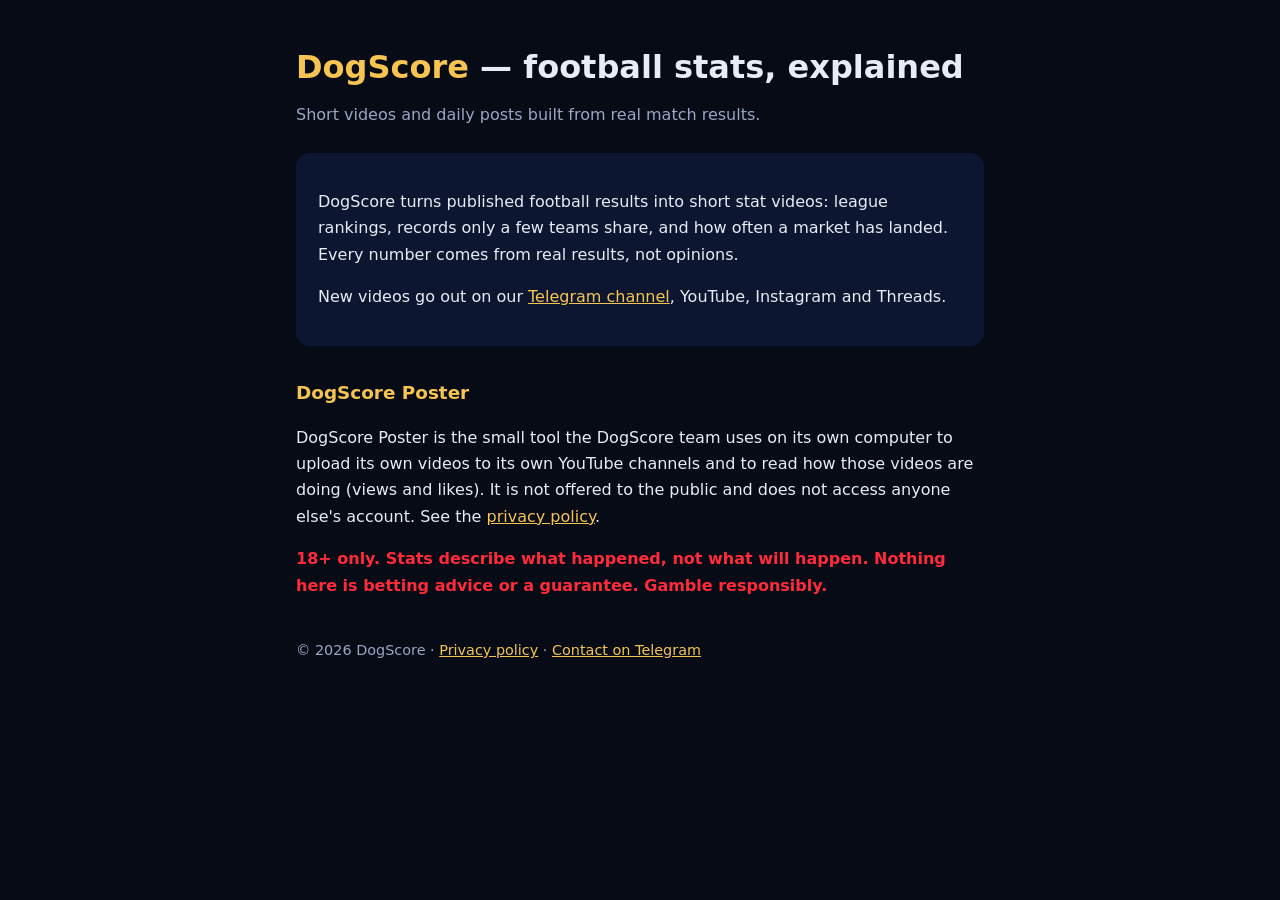
<file: index.html>
<!doctype html>
<html lang="en"><head><meta charset="utf-8"><meta name="viewport" content="width=device-width,initial-scale=1">
<title>DogScore</title><meta name="description" content="DogScore: football stats and betting lessons made from real match results.">
<link rel="stylesheet" href="style.css"></head>
<body><main>
<h1><b>DogScore</b> — football stats, explained</h1>
<p class="muted">Short videos and daily posts built from real match results.</p>
<div class="card">
<p>DogScore turns published football results into short stat videos: league rankings, records only a few teams share, and how often a market has landed. Every number comes from real results, not opinions.</p>
<p>New videos go out on our <a href="https://t.me/dogscoreai">Telegram channel</a>, YouTube, Instagram and Threads.</p>
</div>
<h2>DogScore Poster</h2>
<p>DogScore Poster is the small tool the DogScore team uses on its own computer to upload its own videos to its own YouTube channels and to read how those videos are doing (views and likes). It is not offered to the public and does not access anyone else's account. See the <a href="privacy.html">privacy policy</a>.</p>
<p class="age">18+ only. Stats describe what happened, not what will happen. Nothing here is betting advice or a guarantee. Gamble responsibly.</p>
<footer>© 2026 DogScore · <a href="privacy.html">Privacy policy</a> · <a href="https://t.me/dogscoreai">Contact on Telegram</a></footer>
</main></body></html>
</file>
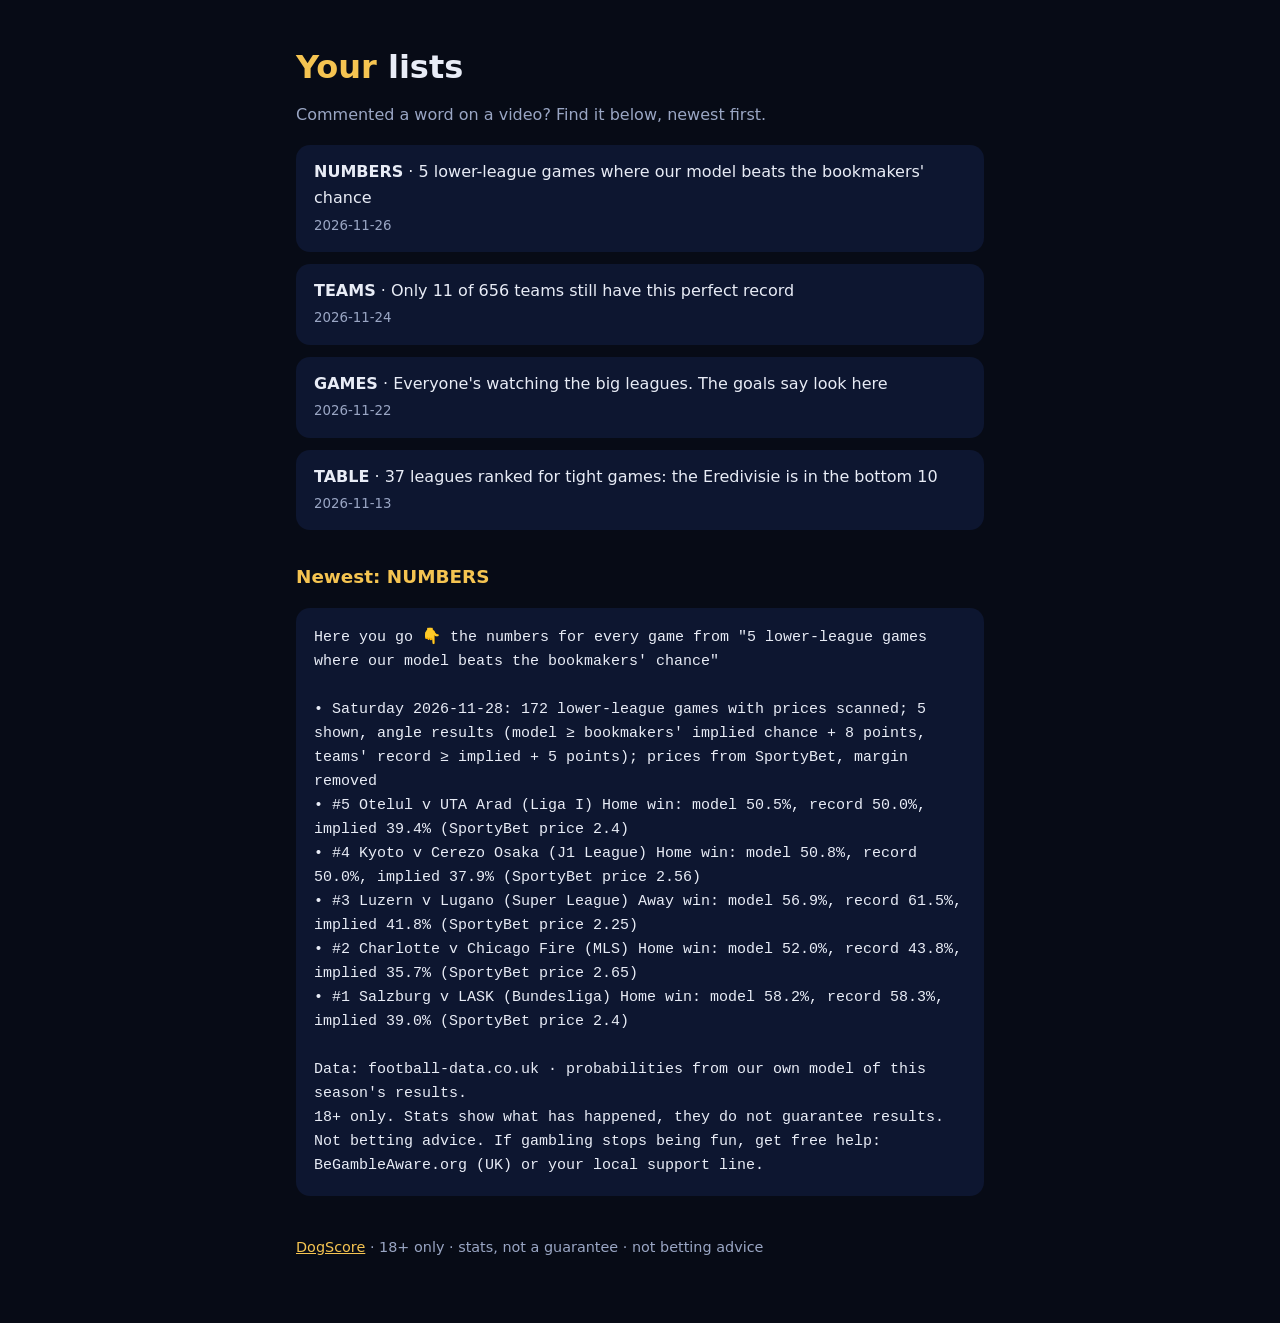
<file: lists/index.html>
<!doctype html>
<html lang="en"><head><meta charset="utf-8"><meta name="viewport" content="width=device-width,initial-scale=1">
<title>DogScore lists</title><link rel="stylesheet" href="../style.css">
<style>pre{white-space:pre-wrap;font:15px/1.6 ui-monospace,Menlo,monospace;background:var(--card);padding:18px;border-radius:14px}
.item{display:block;background:var(--card);border-radius:14px;padding:14px 18px;margin:12px 0;text-decoration:none;color:var(--text)}.item small{color:var(--muted)}</style></head>
<body><main><h1><b>Your</b> lists</h1><p class="muted">Commented a word on a video? Find it below, newest first.</p><a class="item" href="46f625d0-1074-4dcc-a4b0-27456b4d69cf.html"><b>NUMBERS</b> · 5 lower-league games where our model beats the bookmakers' chance<br><small>2026-11-26</small></a><a class="item" href="a42c0a8f-a7d8-48b3-8abe-74a89be9c927.html"><b>TEAMS</b> · Only 11 of 656 teams still have this perfect record<br><small>2026-11-24</small></a><a class="item" href="e5031dbe-af66-4428-9d58-ca70b0117be8.html"><b>GAMES</b> · Everyone's watching the big leagues. The goals say look here<br><small>2026-11-22</small></a><a class="item" href="cta-test-map.html"><b>TABLE</b> · 37 leagues ranked for tight games: the Eredivisie is in the bottom 10<br><small>2026-11-13</small></a><h2>Newest: NUMBERS</h2><pre>Here you go 👇 the numbers for every game from "5 lower-league games where our model beats the bookmakers' chance"

• Saturday 2026-11-28: 172 lower-league games with prices scanned; 5 shown, angle results (model ≥ bookmakers' implied chance + 8 points, teams' record ≥ implied + 5 points); prices from SportyBet, margin removed
• #5 Otelul v UTA Arad (Liga I) Home win: model 50.5%, record 50.0%, implied 39.4% (SportyBet price 2.4)
• #4 Kyoto v Cerezo Osaka (J1 League) Home win: model 50.8%, record 50.0%, implied 37.9% (SportyBet price 2.56)
• #3 Luzern v Lugano (Super League) Away win: model 56.9%, record 61.5%, implied 41.8% (SportyBet price 2.25)
• #2 Charlotte v Chicago Fire (MLS) Home win: model 52.0%, record 43.8%, implied 35.7% (SportyBet price 2.65)
• #1 Salzburg v LASK (Bundesliga) Home win: model 58.2%, record 58.3%, implied 39.0% (SportyBet price 2.4)

Data: football-data.co.uk · probabilities from our own model of this season's results.
18+ only. Stats show what has happened, they do not guarantee results. Not betting advice. If gambling stops being fun, get free help: BeGambleAware.org (UK) or your local support line.</pre><footer><a href="../index.html">DogScore</a> · 18+ only · stats, not a guarantee · not betting advice</footer></main></body></html>
</file>
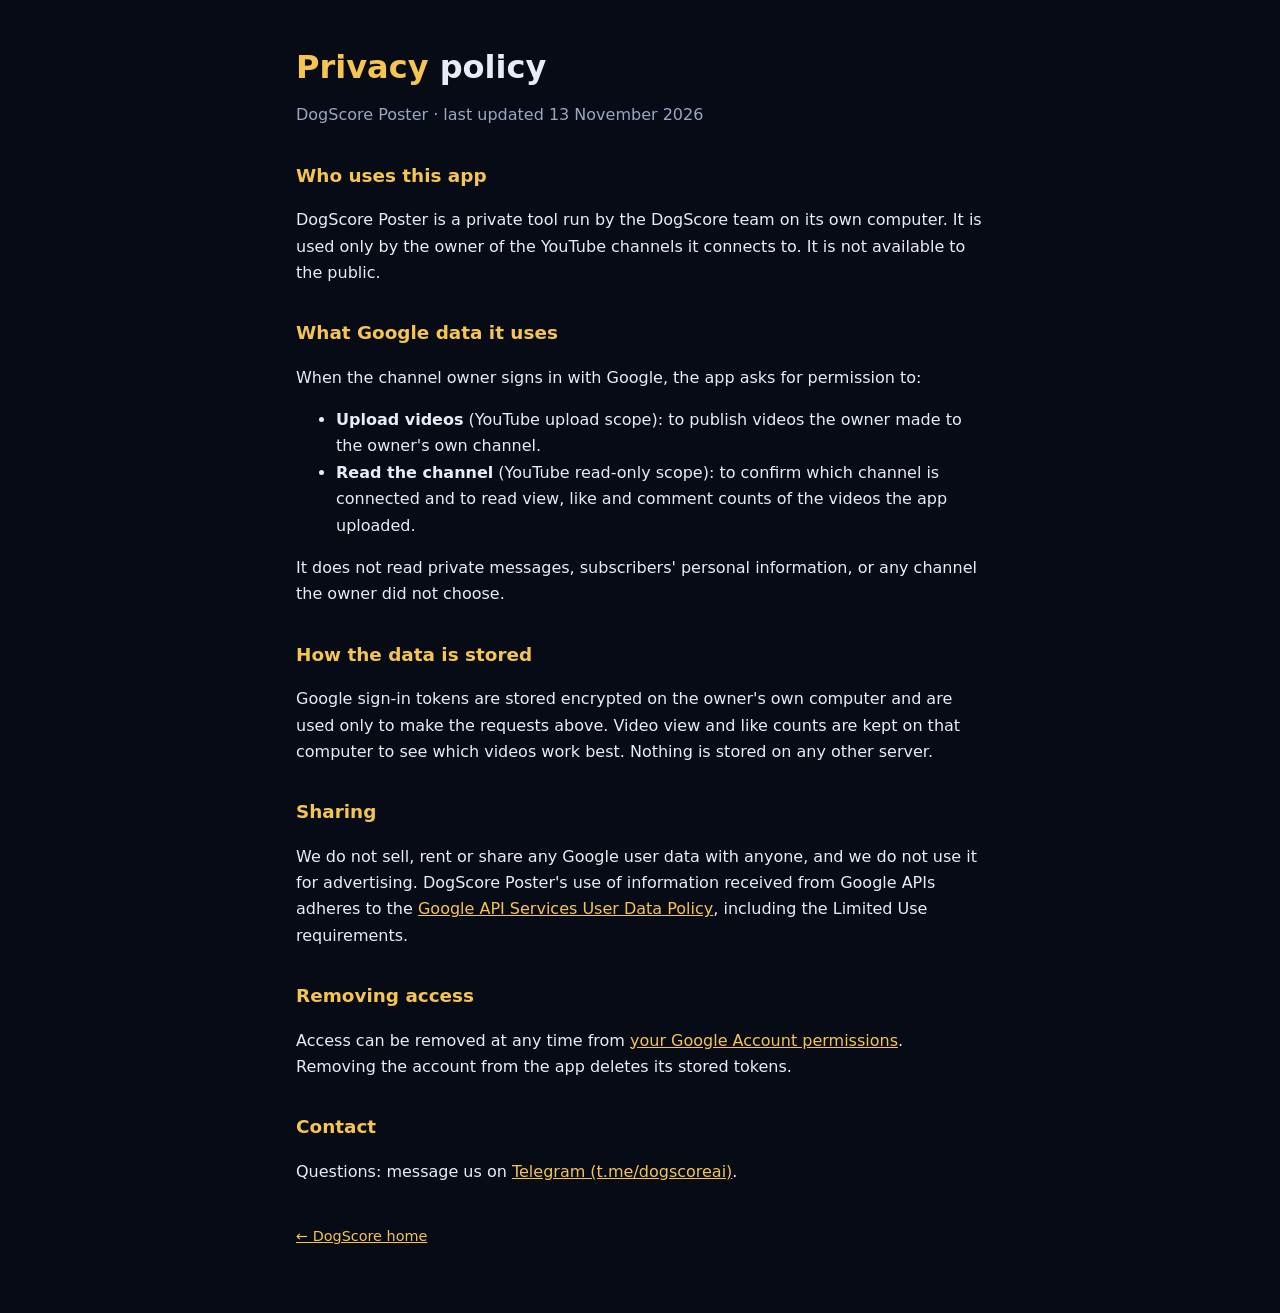
<file: privacy.html>
<!doctype html>
<html lang="en"><head><meta charset="utf-8"><meta name="viewport" content="width=device-width,initial-scale=1">
<title>Privacy Policy</title><meta name="description" content="Privacy policy for DogScore Poster.">
<link rel="stylesheet" href="style.css"></head>
<body><main>
<h1><b>Privacy</b> policy</h1>
<p class="muted">DogScore Poster · last updated 13 November 2026</p>

<h2>Who uses this app</h2>
<p>DogScore Poster is a private tool run by the DogScore team on its own computer. It is used only by the owner of the YouTube channels it connects to. It is not available to the public.</p>

<h2>What Google data it uses</h2>
<p>When the channel owner signs in with Google, the app asks for permission to:</p>
<ul>
<li><b>Upload videos</b> (YouTube upload scope): to publish videos the owner made to the owner's own channel.</li>
<li><b>Read the channel</b> (YouTube read-only scope): to confirm which channel is connected and to read view, like and comment counts of the videos the app uploaded.</li>
</ul>
<p>It does not read private messages, subscribers' personal information, or any channel the owner did not choose.</p>

<h2>How the data is stored</h2>
<p>Google sign-in tokens are stored encrypted on the owner's own computer and are used only to make the requests above. Video view and like counts are kept on that computer to see which videos work best. Nothing is stored on any other server.</p>

<h2>Sharing</h2>
<p>We do not sell, rent or share any Google user data with anyone, and we do not use it for advertising. DogScore Poster's use of information received from Google APIs adheres to the <a href="https://developers.google.com/terms/api-services-user-data-policy">Google API Services User Data Policy</a>, including the Limited Use requirements.</p>

<h2>Removing access</h2>
<p>Access can be removed at any time from <a href="https://myaccount.google.com/permissions">your Google Account permissions</a>. Removing the account from the app deletes its stored tokens.</p>

<h2>Contact</h2>
<p>Questions: message us on <a href="https://t.me/dogscoreai">Telegram (t.me/dogscoreai)</a>.</p>

<footer><a href="index.html">← DogScore home</a></footer>
</main></body></html>
</file>
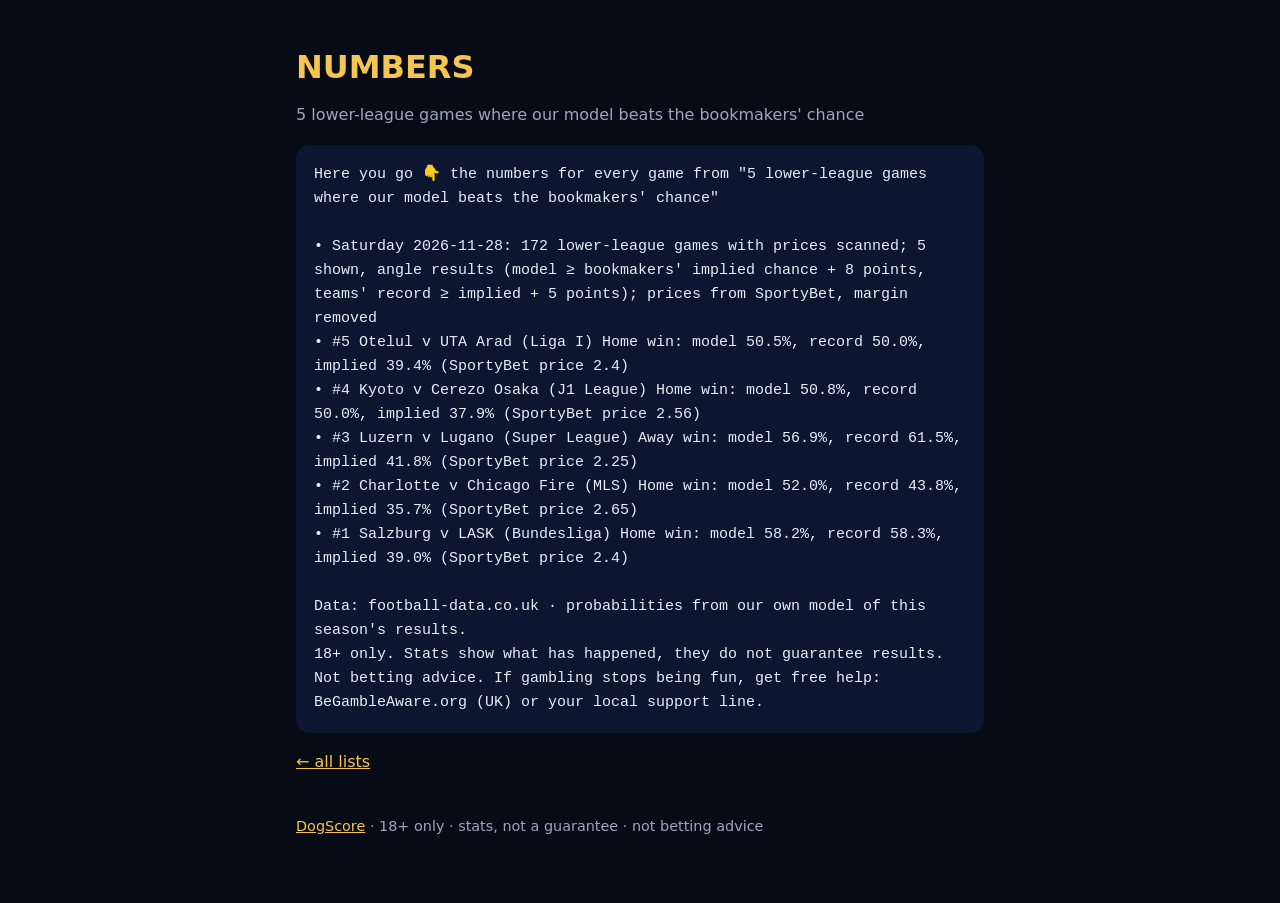
<file: lists/46f625d0-1074-4dcc-a4b0-27456b4d69cf.html>
<!doctype html>
<html lang="en"><head><meta charset="utf-8"><meta name="viewport" content="width=device-width,initial-scale=1">
<title>5 lower-league games where our model beats the bookmakers' chance</title><link rel="stylesheet" href="../style.css">
<style>pre{white-space:pre-wrap;font:15px/1.6 ui-monospace,Menlo,monospace;background:var(--card);padding:18px;border-radius:14px}
.item{display:block;background:var(--card);border-radius:14px;padding:14px 18px;margin:12px 0;text-decoration:none;color:var(--text)}.item small{color:var(--muted)}</style></head>
<body><main><h1><b>NUMBERS</b></h1><p class="muted">5 lower-league games where our model beats the bookmakers' chance</p><pre>Here you go 👇 the numbers for every game from "5 lower-league games where our model beats the bookmakers' chance"

• Saturday 2026-11-28: 172 lower-league games with prices scanned; 5 shown, angle results (model ≥ bookmakers' implied chance + 8 points, teams' record ≥ implied + 5 points); prices from SportyBet, margin removed
• #5 Otelul v UTA Arad (Liga I) Home win: model 50.5%, record 50.0%, implied 39.4% (SportyBet price 2.4)
• #4 Kyoto v Cerezo Osaka (J1 League) Home win: model 50.8%, record 50.0%, implied 37.9% (SportyBet price 2.56)
• #3 Luzern v Lugano (Super League) Away win: model 56.9%, record 61.5%, implied 41.8% (SportyBet price 2.25)
• #2 Charlotte v Chicago Fire (MLS) Home win: model 52.0%, record 43.8%, implied 35.7% (SportyBet price 2.65)
• #1 Salzburg v LASK (Bundesliga) Home win: model 58.2%, record 58.3%, implied 39.0% (SportyBet price 2.4)

Data: football-data.co.uk · probabilities from our own model of this season's results.
18+ only. Stats show what has happened, they do not guarantee results. Not betting advice. If gambling stops being fun, get free help: BeGambleAware.org (UK) or your local support line.</pre><p><a href="index.html">← all lists</a></p><footer><a href="../index.html">DogScore</a> · 18+ only · stats, not a guarantee · not betting advice</footer></main></body></html>
</file>
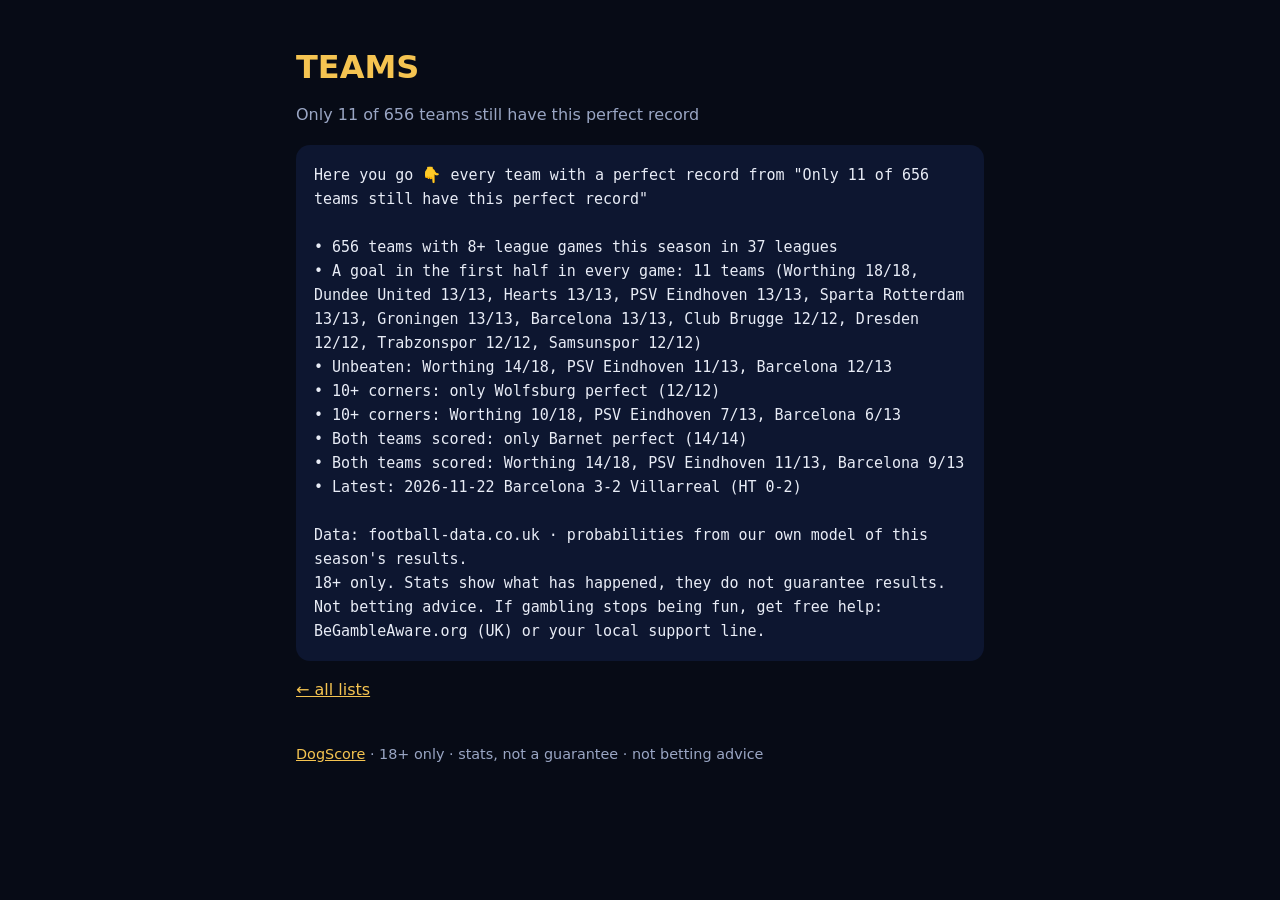
<file: lists/a42c0a8f-a7d8-48b3-8abe-74a89be9c927.html>
<!doctype html>
<html lang="en"><head><meta charset="utf-8"><meta name="viewport" content="width=device-width,initial-scale=1">
<title>Only 11 of 656 teams still have this perfect record</title><link rel="stylesheet" href="../style.css">
<style>pre{white-space:pre-wrap;font:15px/1.6 ui-monospace,Menlo,monospace;background:var(--card);padding:18px;border-radius:14px}
.item{display:block;background:var(--card);border-radius:14px;padding:14px 18px;margin:12px 0;text-decoration:none;color:var(--text)}.item small{color:var(--muted)}</style></head>
<body><main><h1><b>TEAMS</b></h1><p class="muted">Only 11 of 656 teams still have this perfect record</p><pre>Here you go 👇 every team with a perfect record from "Only 11 of 656 teams still have this perfect record"

• 656 teams with 8+ league games this season in 37 leagues
• A goal in the first half in every game: 11 teams (Worthing 18/18, Dundee United 13/13, Hearts 13/13, PSV Eindhoven 13/13, Sparta Rotterdam 13/13, Groningen 13/13, Barcelona 13/13, Club Brugge 12/12, Dresden 12/12, Trabzonspor 12/12, Samsunspor 12/12)
• Unbeaten: Worthing 14/18, PSV Eindhoven 11/13, Barcelona 12/13
• 10+ corners: only Wolfsburg perfect (12/12)
• 10+ corners: Worthing 10/18, PSV Eindhoven 7/13, Barcelona 6/13
• Both teams scored: only Barnet perfect (14/14)
• Both teams scored: Worthing 14/18, PSV Eindhoven 11/13, Barcelona 9/13
• Latest: 2026-11-22 Barcelona 3-2 Villarreal (HT 0-2)

Data: football-data.co.uk · probabilities from our own model of this season's results.
18+ only. Stats show what has happened, they do not guarantee results. Not betting advice. If gambling stops being fun, get free help: BeGambleAware.org (UK) or your local support line.</pre><p><a href="index.html">← all lists</a></p><footer><a href="../index.html">DogScore</a> · 18+ only · stats, not a guarantee · not betting advice</footer></main></body></html>
</file>
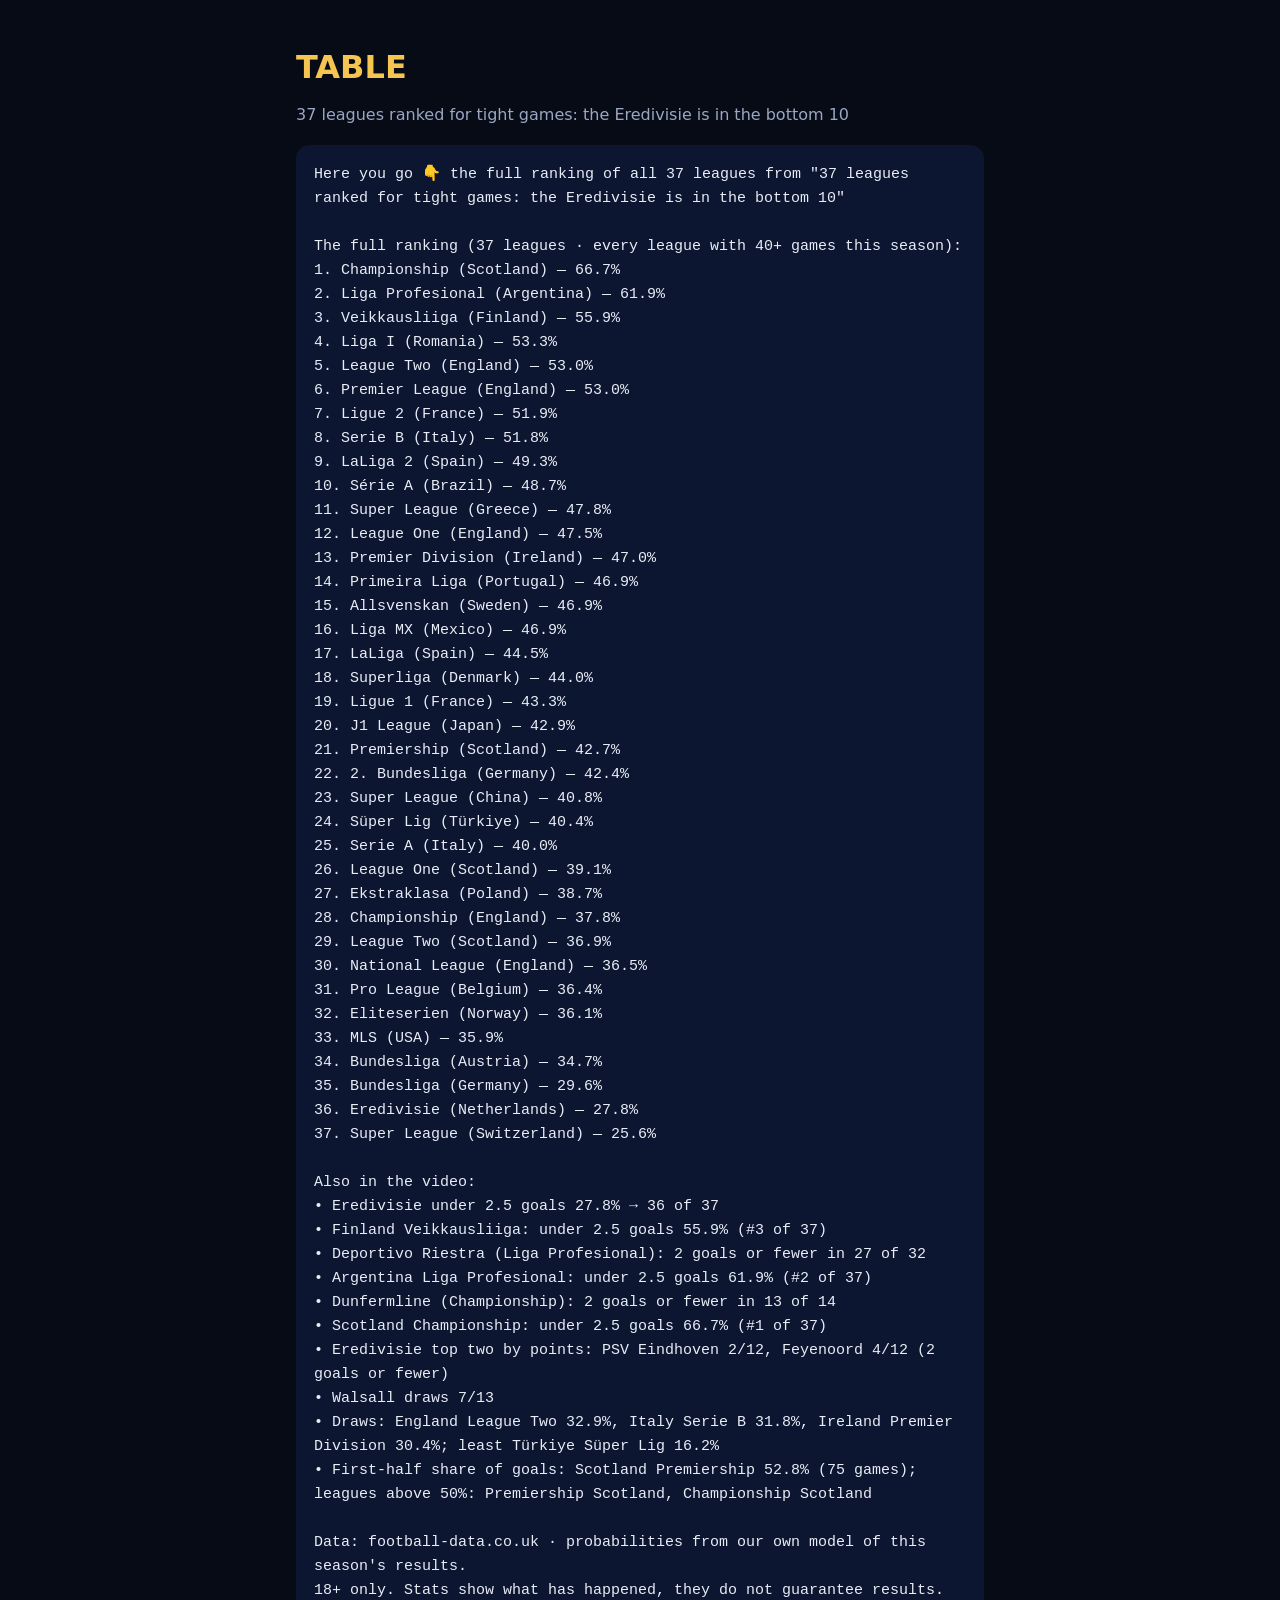
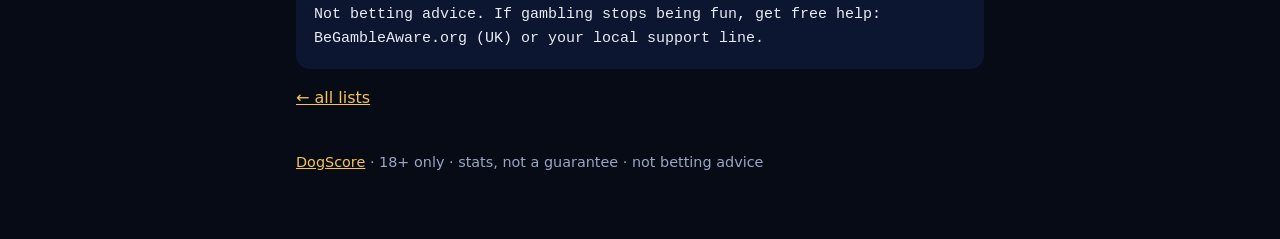
<file: lists/cta-test-map.html>
<!doctype html>
<html lang="en"><head><meta charset="utf-8"><meta name="viewport" content="width=device-width,initial-scale=1">
<title>37 leagues ranked for tight games: the Eredivisie is in the bottom 10</title><link rel="stylesheet" href="../style.css">
<style>pre{white-space:pre-wrap;font:15px/1.6 ui-monospace,Menlo,monospace;background:var(--card);padding:18px;border-radius:14px}
.item{display:block;background:var(--card);border-radius:14px;padding:14px 18px;margin:12px 0;text-decoration:none;color:var(--text)}.item small{color:var(--muted)}</style></head>
<body><main><h1><b>TABLE</b></h1><p class="muted">37 leagues ranked for tight games: the Eredivisie is in the bottom 10</p><pre>Here you go 👇 the full ranking of all 37 leagues from "37 leagues ranked for tight games: the Eredivisie is in the bottom 10"

The full ranking (37 leagues · every league with 40+ games this season):
1. Championship (Scotland) — 66.7%
2. Liga Profesional (Argentina) — 61.9%
3. Veikkausliiga (Finland) — 55.9%
4. Liga I (Romania) — 53.3%
5. League Two (England) — 53.0%
6. Premier League (England) — 53.0%
7. Ligue 2 (France) — 51.9%
8. Serie B (Italy) — 51.8%
9. LaLiga 2 (Spain) — 49.3%
10. Série A (Brazil) — 48.7%
11. Super League (Greece) — 47.8%
12. League One (England) — 47.5%
13. Premier Division (Ireland) — 47.0%
14. Primeira Liga (Portugal) — 46.9%
15. Allsvenskan (Sweden) — 46.9%
16. Liga MX (Mexico) — 46.9%
17. LaLiga (Spain) — 44.5%
18. Superliga (Denmark) — 44.0%
19. Ligue 1 (France) — 43.3%
20. J1 League (Japan) — 42.9%
21. Premiership (Scotland) — 42.7%
22. 2. Bundesliga (Germany) — 42.4%
23. Super League (China) — 40.8%
24. Süper Lig (Türkiye) — 40.4%
25. Serie A (Italy) — 40.0%
26. League One (Scotland) — 39.1%
27. Ekstraklasa (Poland) — 38.7%
28. Championship (England) — 37.8%
29. League Two (Scotland) — 36.9%
30. National League (England) — 36.5%
31. Pro League (Belgium) — 36.4%
32. Eliteserien (Norway) — 36.1%
33. MLS (USA) — 35.9%
34. Bundesliga (Austria) — 34.7%
35. Bundesliga (Germany) — 29.6%
36. Eredivisie (Netherlands) — 27.8%
37. Super League (Switzerland) — 25.6%

Also in the video:
• Eredivisie under 2.5 goals 27.8% → 36 of 37
• Finland Veikkausliiga: under 2.5 goals 55.9% (#3 of 37)
• Deportivo Riestra (Liga Profesional): 2 goals or fewer in 27 of 32
• Argentina Liga Profesional: under 2.5 goals 61.9% (#2 of 37)
• Dunfermline (Championship): 2 goals or fewer in 13 of 14
• Scotland Championship: under 2.5 goals 66.7% (#1 of 37)
• Eredivisie top two by points: PSV Eindhoven 2/12, Feyenoord 4/12 (2 goals or fewer)
• Walsall draws 7/13
• Draws: England League Two 32.9%, Italy Serie B 31.8%, Ireland Premier Division 30.4%; least Türkiye Süper Lig 16.2%
• First-half share of goals: Scotland Premiership 52.8% (75 games); leagues above 50%: Premiership Scotland, Championship Scotland

Data: football-data.co.uk · probabilities from our own model of this season's results.
18+ only. Stats show what has happened, they do not guarantee results. Not betting advice. If gambling stops being fun, get free help: BeGambleAware.org (UK) or your local support line.</pre><p><a href="index.html">← all lists</a></p><footer><a href="../index.html">DogScore</a> · 18+ only · stats, not a guarantee · not betting advice</footer></main></body></html>
</file>
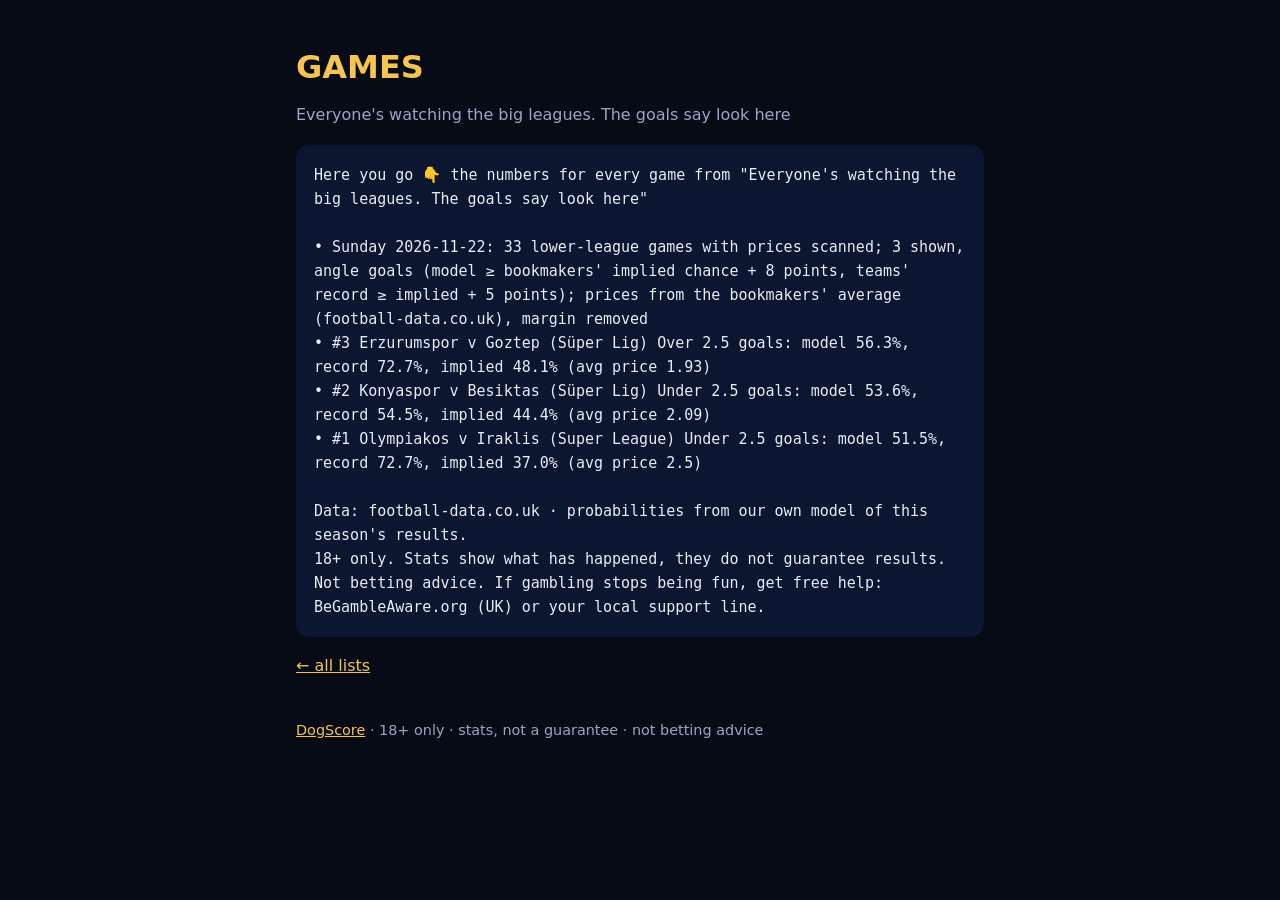
<file: lists/e5031dbe-af66-4428-9d58-ca70b0117be8.html>
<!doctype html>
<html lang="en"><head><meta charset="utf-8"><meta name="viewport" content="width=device-width,initial-scale=1">
<title>Everyone's watching the big leagues. The goals say look here</title><link rel="stylesheet" href="../style.css">
<style>pre{white-space:pre-wrap;font:15px/1.6 ui-monospace,Menlo,monospace;background:var(--card);padding:18px;border-radius:14px}
.item{display:block;background:var(--card);border-radius:14px;padding:14px 18px;margin:12px 0;text-decoration:none;color:var(--text)}.item small{color:var(--muted)}</style></head>
<body><main><h1><b>GAMES</b></h1><p class="muted">Everyone's watching the big leagues. The goals say look here</p><pre>Here you go 👇 the numbers for every game from "Everyone's watching the big leagues. The goals say look here"

• Sunday 2026-11-22: 33 lower-league games with prices scanned; 3 shown, angle goals (model ≥ bookmakers' implied chance + 8 points, teams' record ≥ implied + 5 points); prices from the bookmakers' average (football-data.co.uk), margin removed
• #3 Erzurumspor v Goztep (Süper Lig) Over 2.5 goals: model 56.3%, record 72.7%, implied 48.1% (avg price 1.93)
• #2 Konyaspor v Besiktas (Süper Lig) Under 2.5 goals: model 53.6%, record 54.5%, implied 44.4% (avg price 2.09)
• #1 Olympiakos v Iraklis (Super League) Under 2.5 goals: model 51.5%, record 72.7%, implied 37.0% (avg price 2.5)

Data: football-data.co.uk · probabilities from our own model of this season's results.
18+ only. Stats show what has happened, they do not guarantee results. Not betting advice. If gambling stops being fun, get free help: BeGambleAware.org (UK) or your local support line.</pre><p><a href="index.html">← all lists</a></p><footer><a href="../index.html">DogScore</a> · 18+ only · stats, not a guarantee · not betting advice</footer></main></body></html>
</file>
<file: style.css>
:root{--bg:#070b16;--card:#0d1630;--text:#e8ecf6;--muted:#9aa6c4;--gold:#f5c451;--red:#ff2b3a}
*{box-sizing:border-box}body{margin:0;background:var(--bg);color:var(--text);font:16px/1.65 system-ui,-apple-system,Segoe UI,Roboto,sans-serif}
main{max-width:720px;margin:0 auto;padding:48px 16px 64px}h1{font-size:2rem;line-height:1.2;margin:0 0 8px}h1 b{color:var(--gold)}
h2{font-size:1.15rem;margin:32px 0 8px;color:var(--gold)}p,li{color:var(--text)}.muted{color:var(--muted)}
.card{background:var(--card);border-radius:14px;padding:20px 22px;margin:24px 0}a{color:var(--gold)}
footer{margin-top:40px;color:var(--muted);font-size:.9rem}.age{color:var(--red);font-weight:700}
</file>
